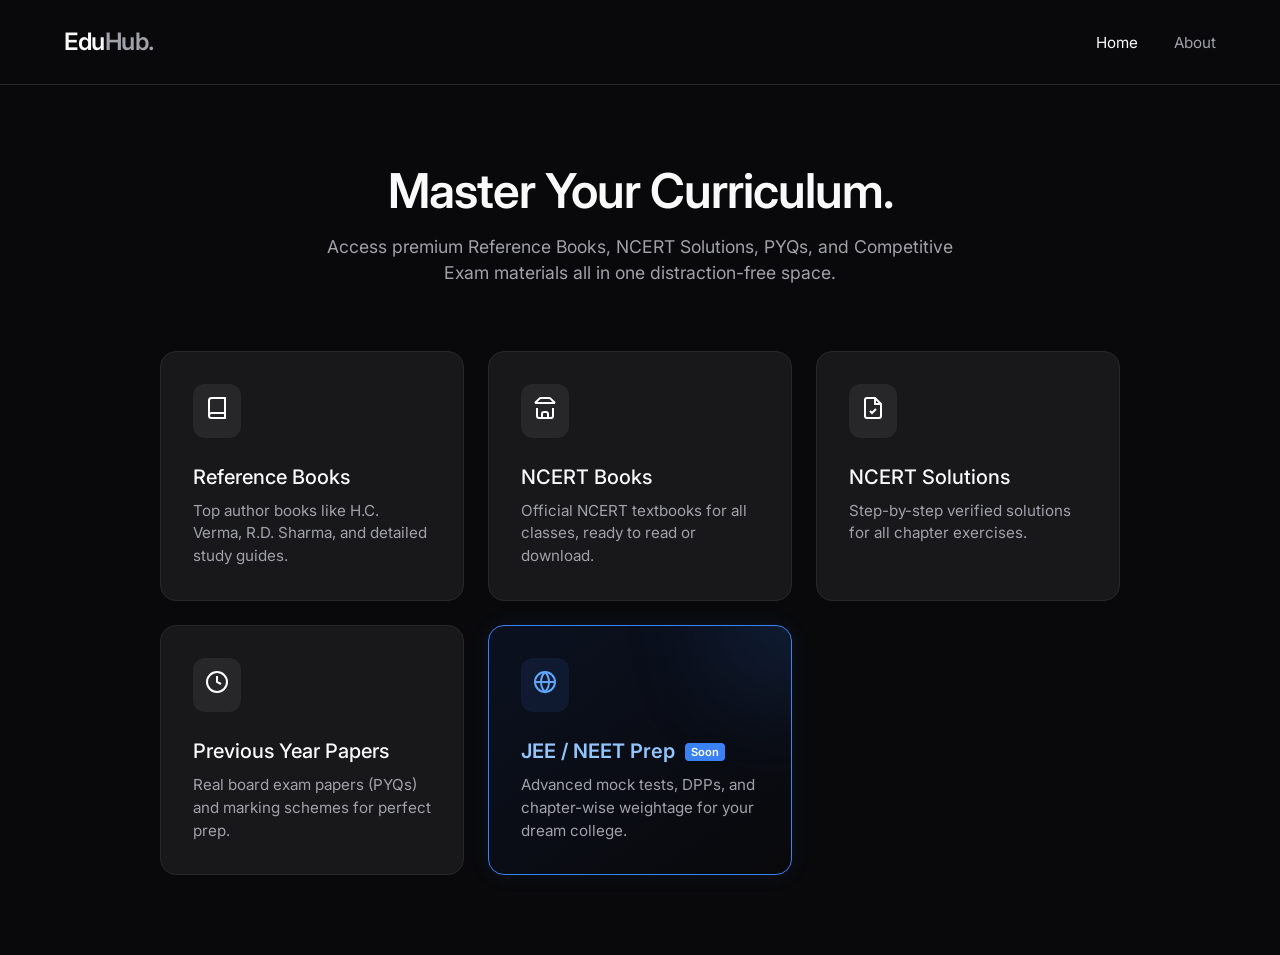
<file: index.html>
<!DOCTYPE html>  
<html lang="en">  
<head>  
    <meta charset="UTF-8">  
    <meta name="viewport" content="width=device-width, initial-scale=1.0">  
    <title>EduHub | The Ultimate Study Resource</title> <link rel="preconnect" href="https://fonts.googleapis.com">  
    <link rel="preconnect" href="https://fonts.gstatic.com" crossorigin>  
    <link href="https://fonts.googleapis.com/css2?family=Inter:wght@400;500;600;700&display=swap" rel="stylesheet">  
    <link rel="stylesheet" href="style.css">  
</head>  
<body>  

<nav class="navbar">  
    <div class="logo">Edu<span>Hub.</span></div>  
    <div class="nav-links">  
        <a href="#" class="active">Home</a>  
        <a href="about.html">About</a>
    </div>  
</nav>  

<header class="hero">  
    <h1 class="hero-title">Master Your Curriculum.</h1>  
    <p class="hero-subtitle">Access premium Reference Books, NCERT Solutions, PYQs, and Competitive Exam materials all in one distraction-free space.</p>  
</header>  

<main class="container">  
    <div class="category-grid">  
          
        <a href="ebooks.html" style="text-decoration: none; color: inherit;">  
            <div class="category-card" data-target="all-books">  
                <div class="card-icon">  
                   <svg width="24" height="24" viewBox="0 0 24 24" fill="none" stroke="currentColor" stroke-width="2"><path d="M4 19.5v-15A2.5 2.5 0 0 1 6.5 2H20v20H6.5a2.5 2.5 0 0 1 0-5H20"></path></svg>  
                </div>  
                <h3>Reference Books</h3>  
                <p>Top author books like H.C. Verma, R.D. Sharma, and detailed study guides.</p>  
            </div>  
        </a>  

        <div class="category-card" data-target="ncert-books">  
            <div class="card-icon">  
                <svg width="24" height="24" viewBox="0 0 24 24" fill="none" stroke="currentColor" stroke-width="2"><path d="m2 7 4.41-4.41A2 2 0 0 1 7.83 2h8.34a2 2 0 0 1 1.42.59L22 7"></path><path d="M4 12v8a2 2 0 0 0 2 2h12a2 2 0 0 0 2-2v-8"></path><path d="M15 22v-4a2 2 0 0 0-2-2h-2a2 2 0 0 0-2 2v4"></path><path d="M2 7h20"></path></svg>  
            </div>  
            <h3>NCERT Books</h3>  
            <p>Official NCERT textbooks for all classes, ready to read or download.</p>  
        </div>  

        <div class="category-card" data-target="ncert-solutions">  
            <div class="card-icon">  
                <svg width="24" height="24" viewBox="0 0 24 24" fill="none" stroke="currentColor" stroke-width="2"><path d="M14 2H6a2 2 0 0 0-2 2v16a2 2 0 0 0 2 2h12a2 2 0 0 0 2-2V8z"></path><path d="M14 2v6h6"></path><path d="m9 15 2 2 4-4"></path></svg>  
            </div>  
            <h3>NCERT Solutions</h3>  
            <p>Step-by-step verified solutions for all chapter exercises.</p>  
        </div>  

        <a href="pyqs.html" style="text-decoration: none; color: inherit;">
            <div class="category-card" data-target="pyq-papers">  
                <div class="card-icon">  
                    <svg width="24" height="24" viewBox="0 0 24 24" fill="none" stroke="currentColor" stroke-width="2"><circle cx="12" cy="12" r="10"></circle><polyline points="12 6 12 12 16 14"></polyline></svg>
                </div>  
                <h3>Previous Year Papers</h3>  
                <p>Real board exam papers (PYQs) and marking schemes for perfect prep.</p>  
            </div>  
        </a>
        
        <a href="#" style="text-decoration: none; color: inherit;">  
            <div class="category-card" style="border-color: #3b82f6; box-shadow: 0 0 20px rgba(59, 130, 246, 0.1); background: linear-gradient(145deg, #0b1120, #09090b); position: relative; overflow: hidden;">  
                <div style="position: absolute; top: -50px; right: -50px; width: 100px; height: 100px; background: #3b82f6; filter: blur(60px); opacity: 0.3;"></div>
                
                <div class="card-icon" style="color: #60a5fa; background: rgba(59, 130, 246, 0.1);">  
                    <svg width="24" height="24" viewBox="0 0 24 24" fill="none" stroke="currentColor" stroke-width="2"><circle cx="12" cy="12" r="10"></circle><path d="M12 2a14.5 14.5 0 0 0 0 20 14.5 14.5 0 0 0 0-20"></path><path d="M2 12h20"></path></svg>
                </div>  
                <h3 style="color: #93c5fd; font-weight: 600;">JEE / NEET Prep <span style="font-size: 0.7rem; background: #3b82f6; color: white; padding: 2px 6px; border-radius: 4px; vertical-align: middle; margin-left: 5px;">Soon</span></h3>  
                <p style="color: #a1a1aa;">Advanced mock tests, DPPs, and chapter-wise weightage for your dream college.</p>  
            </div>  
        </a>

    </div>  
</main>  

<script src="script.js"></script>

</body>  
</html>
</file>
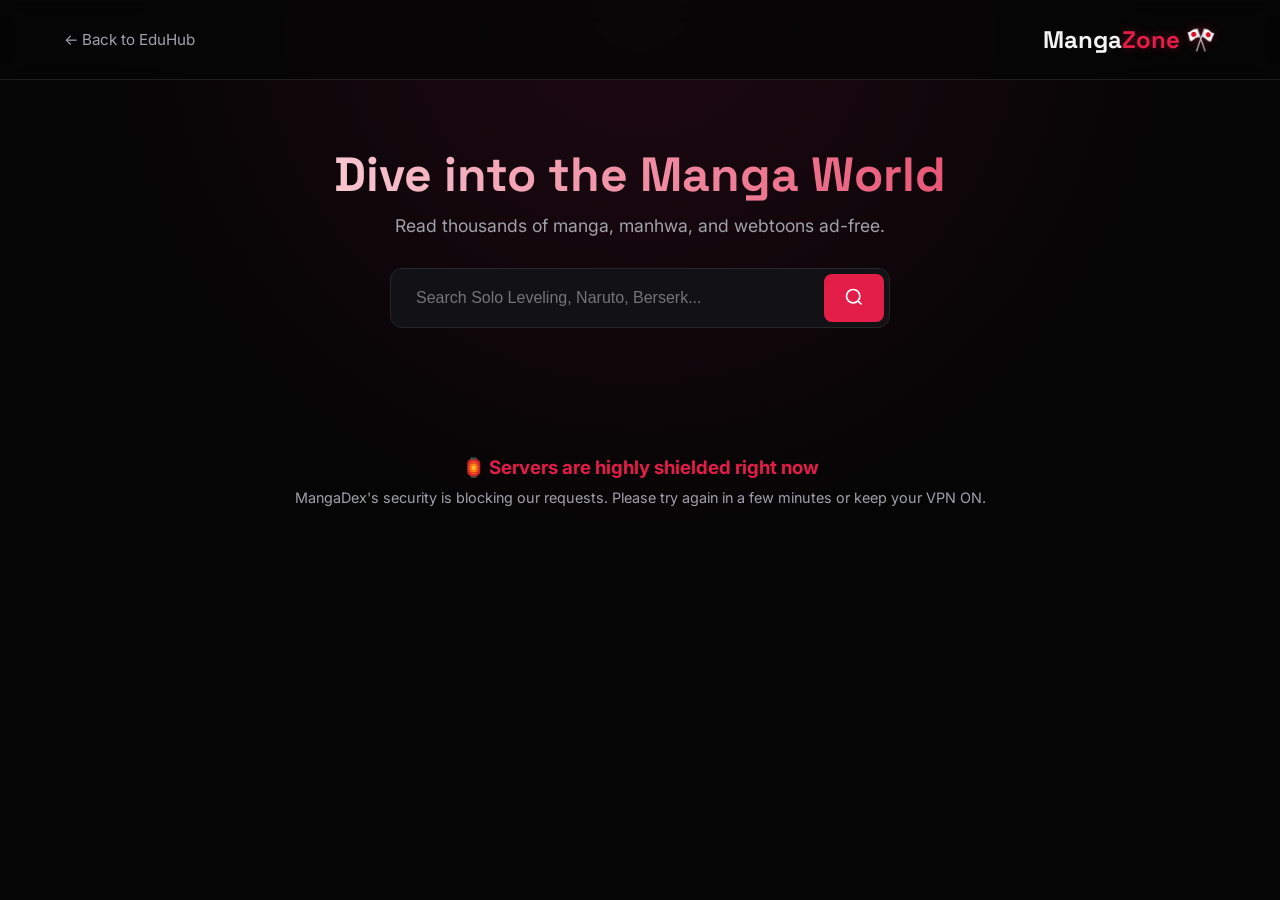
<file: manga/index.html>
<!DOCTYPE html>
<html lang="en">
<head>
    <meta charset="UTF-8">
    <meta name="viewport" content="width=device-width, initial-scale=1.0">
    <title>Manga Zone 🎌 | EduHub</title>
    <link rel="preconnect" href="https://fonts.googleapis.com">
    <link rel="preconnect" href="https://fonts.gstatic.com" crossorigin>
    <link href="https://fonts.googleapis.com/css2?family=Inter:wght@400;500;700&family=Space+Grotesk:wght@500;700&display=swap" rel="stylesheet">
    <link rel="stylesheet" href="manga.css">
</head>
<body>

    <nav class="manga-nav">
        <a href="../index.html" class="back-link">← Back to EduHub</a>
        <div class="logo manga-logo">Manga<span>Zone 🎌</span></div>
    </nav>

    <header class="manga-hero">
        <h1 class="glow-title">Dive into the Manga World</h1>
        <p>Read thousands of manga, manhwa, and webtoons ad-free.</p>
        
        <div class="manga-search">
            <input type="text" id="mangaSearchInput" placeholder="Search Solo Leveling, Naruto, Berserk...">
            <button id="mangaSearchBtn">
                <svg width="20" height="20" viewBox="0 0 24 24" fill="none" stroke="currentColor" stroke-width="2"><circle cx="11" cy="11" r="8"></circle><path d="m21 21-4.3-4.3"></path></svg>
            </button>
        </div>
    </header>

    <main class="manga-container">
        <div id="mangaLoader" class="manga-loader" style="display: none;">
            <div class="manga-spinner"></div>
            <p>Summoning Chapters...</p>
        </div>

        <div class="manga-grid" id="mangaGrid">
            <div class="manga-card" style="border: 1px dashed #555; text-align: center; padding: 2rem;">
                <p style="color: #a1a1aa;">Manga Cards Will Appear Here</p>
            </div>
        </div>
    </main>

    <script src="manga.js"></script>
</body>
</html>
</file>
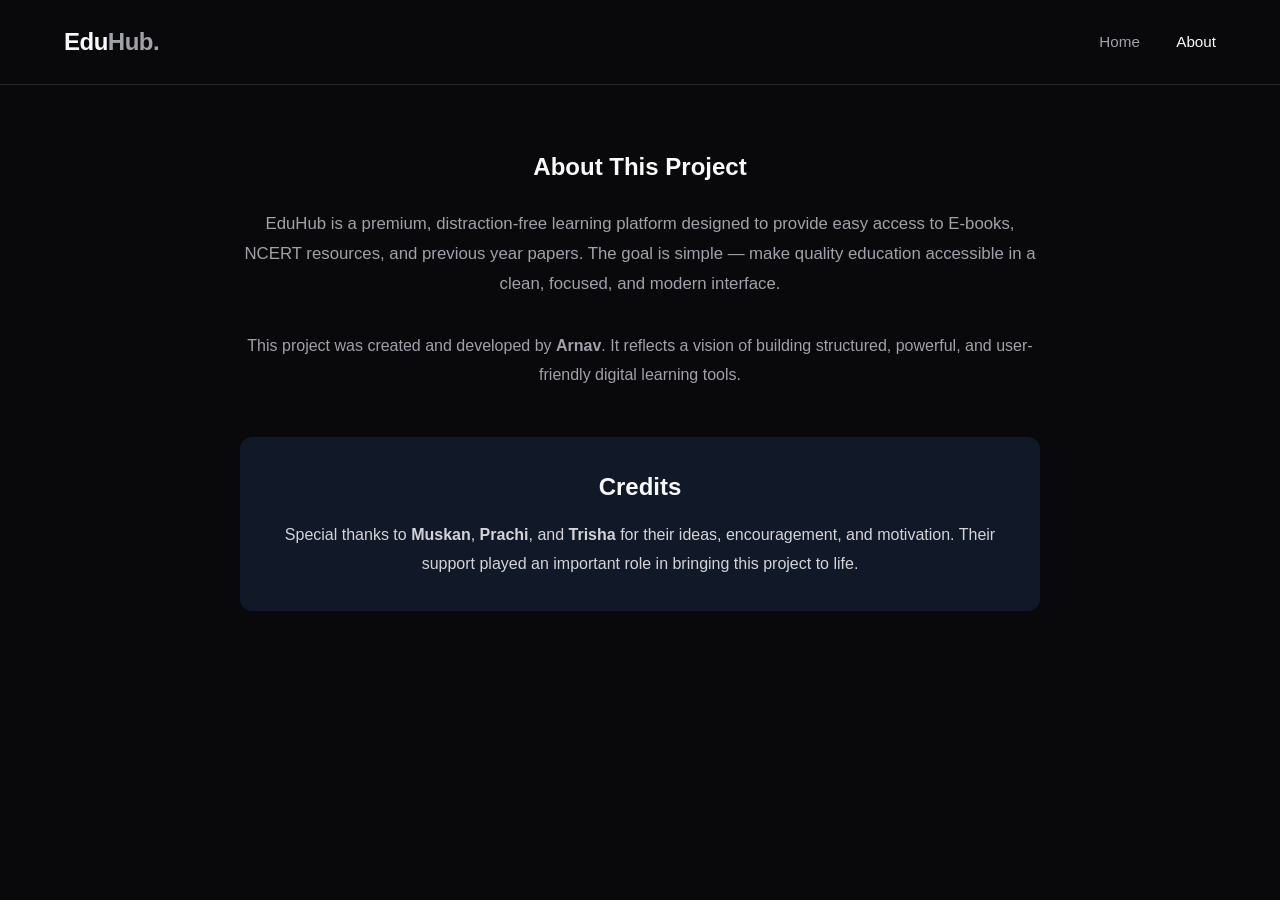
<file: about.html>
<!DOCTYPE html>
<html lang="en">
<head>
    <meta charset="UTF-8">
    <title>About | EduHub</title>
    <meta name="viewport" content="width=device-width, initial-scale=1.0">
    <link rel="stylesheet" href="style.css">
</head>
<body>

    <nav class="navbar">
        <div class="logo">Edu<span>Hub.</span></div>
        <div class="nav-links">
            <a href="index.html">Home</a>
            <a href="about.html" class="active">About</a>
        </div>
    </nav>

    <main class="container" style="padding: 4rem 0;">
        
        <section style="max-width: 800px; margin: 0 auto; text-align: center;">
            <h1 style="margin-bottom: 1.5rem;">About This Project</h1>
            
            <p style="color: #a1a1aa; line-height: 1.8; font-size: 1.05rem;">
                EduHub is a premium, distraction-free learning platform designed to provide
                easy access to E-books, NCERT resources, and previous year papers.
                The goal is simple — make quality education accessible in a clean,
                focused, and modern interface.
            </p>

            <p style="color: #a1a1aa; line-height: 1.8; margin-top: 2rem;">
                This project was created and developed by <strong>Arnav</strong>.
                It reflects a vision of building structured, powerful, and user-friendly
                digital learning tools.
            </p>

            <div style="margin-top: 3rem; padding: 2rem; background: #111827; border-radius: 12px;">
                <h2 style="margin-bottom: 1rem;">Credits</h2>
                <p style="color: #d4d4d8; line-height: 1.8;">
                    Special thanks to <strong>Muskan</strong>, <strong>Prachi</strong>, and <strong>Trisha</strong>
                    for their ideas, encouragement, and motivation.
                    Their support played an important role in bringing this project to life.
                </p>
            </div>

        </section>

    </main>

</body>
</html>
</file>
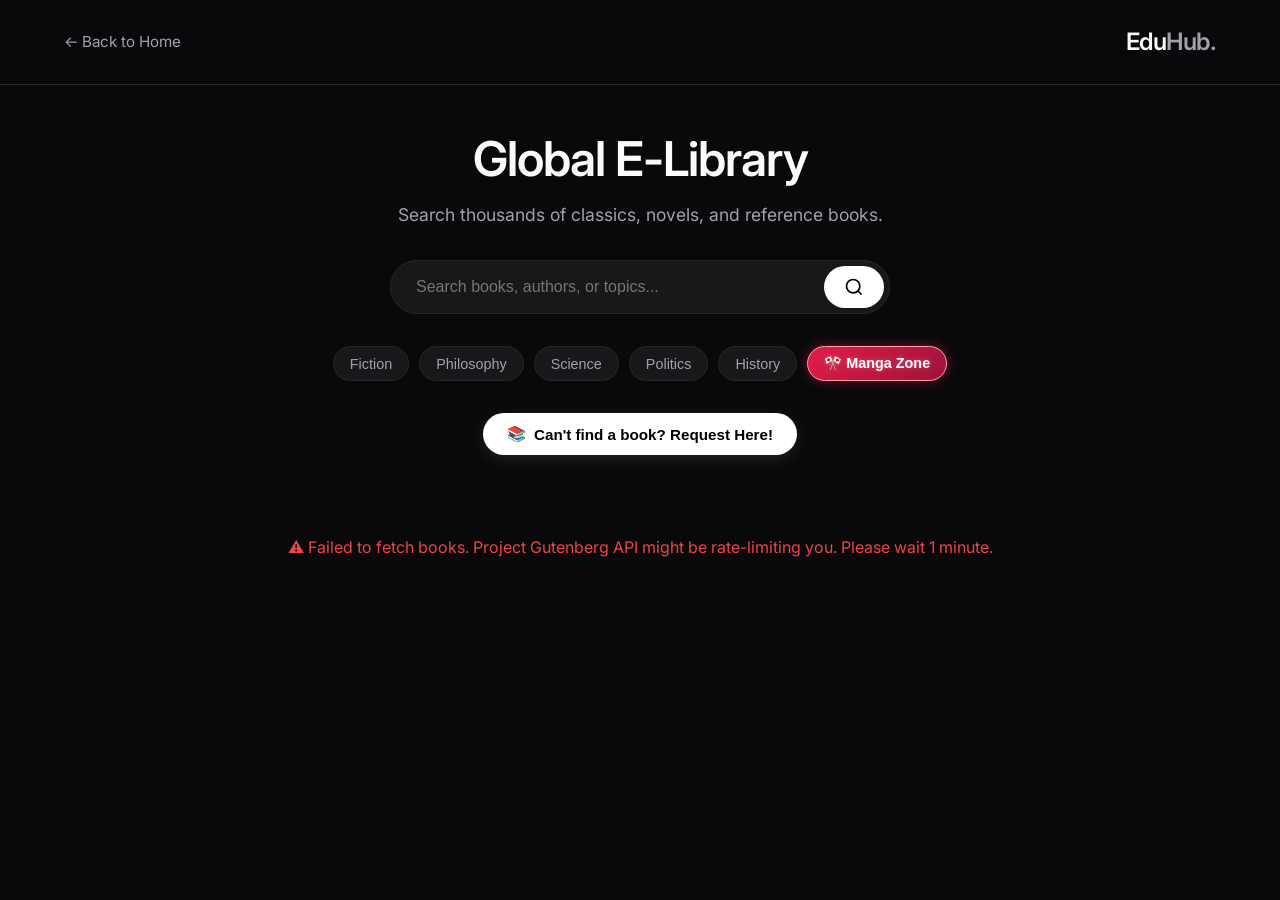
<file: ebooks.html>
<!DOCTYPE html>
<html lang="en">
<head>
    <meta charset="UTF-8">
    <meta name="viewport" content="width=device-width, initial-scale=1.0">
    <title>Global E-Library | EduHub</title>
    
    <link rel="preconnect" href="https://fonts.googleapis.com">
    <link rel="preconnect" href="https://fonts.gstatic.com" crossorigin>
    <link href="https://fonts.googleapis.com/css2?family=Inter:wght@400;500;600&display=swap" rel="stylesheet">
    
    <link rel="stylesheet" href="style.css">

    <style>
        /* ==================== REQUEST A BOOK UI ==================== */
        .request-btn {
            background: #ffffff !important;
            color: #000000 !important;
            font-weight: 600 !important;
            padding: 12px 24px !important;
            border-radius: 50px !important;
            border: none !important;
            cursor: pointer !important;
            font-size: 0.95rem !important;
            display: inline-flex !important;
            align-items: center !important;
            justify-content: center !important;
            gap: 8px !important;
            transition: transform 0.2s, opacity 0.2s !important;
            box-shadow: 0 4px 15px rgba(255, 255, 255, 0.1) !important;
            margin: 0 auto;
        }
        .request-btn:hover {
            transform: translateY(-3px) !important;
            opacity: 0.9 !important;
        }

        /* Modal Styling */
        .request-modal-overlay {
            position: fixed; top: 0; left: 0; width: 100%; height: 100%;
            background: rgba(0,0,0,0.8); backdrop-filter: blur(5px);
            z-index: 2000; display: flex; justify-content: center; align-items: center;
            opacity: 0; pointer-events: none; transition: 0.3s ease-in-out;
        }
        .request-modal-overlay.active { opacity: 1; pointer-events: auto; }

        .request-modal {
            background: #09090b; border: 1px solid #27272a; border-radius: 16px;
            width: 90%; max-width: 400px; padding: 25px;
            transform: translateY(30px); transition: 0.4s cubic-bezier(0.175, 0.885, 0.32, 1.275);
            box-shadow: 0 10px 30px rgba(0,0,0,0.5);
            text-align: left;
        }
        .request-modal-overlay.active .request-modal { transform: translateY(0); }

        .modal-header { display: flex; justify-content: space-between; align-items: center; margin-bottom: 15px; }
        .modal-header h3 { margin: 0; color: #ffffff; font-size: 1.3rem; }
        .close-icon { background: transparent; border: none; color: #a1a1aa; cursor: pointer; font-size: 1.2rem; }
        .close-icon:hover { color: #ef4444; }

        .modal-body p { color: #a1a1aa; font-size: 0.9rem; margin-bottom: 20px; line-height: 1.5; margin-top: 0;}
        .modal-body strong { color: #ffffff; }

        .modal-body input {
            width: 100%; background: #18181b; border: 1px solid #27272a;
            color: #ffffff; padding: 14px; border-radius: 10px; margin-bottom: 15px;
            outline: none; font-size: 0.95rem; transition: border-color 0.2s;
            box-sizing: border-box;
        }
        .modal-body input:focus { border-color: #ffffff; }

        .submit-req-btn {
            width: 100%; background: #25D366; color: #ffffff; border: none;
            padding: 14px; border-radius: 10px; font-weight: 600; cursor: pointer;
            font-size: 1rem; display: flex; justify-content: center; align-items: center; gap: 8px;
            transition: background 0.2s;
        }
        .submit-req-btn:hover { background: #1ebd57; }
    </style>
</head>    
</body>
    
    <nav class="navbar">
        <a href="index.html" class="back-link">← Back to Home</a>
        <div class="logo">Edu<span>Hub.</span></div>
    </nav>

    <header class="ebooks-header">
        <h1 class="hero-title">Global E-Library</h1>
        <p class="hero-subtitle">Search thousands of classics, novels, and reference books.</p>
        
        <div class="search-box">
            <input type="text" id="ebookSearch" placeholder="Search books, authors, or topics..." autocomplete="off">
            <button id="searchBtn">
                <svg width="20" height="20" viewBox="0 0 24 24" fill="none" stroke="currentColor" stroke-width="2">
                    <circle cx="11" cy="11" r="8"></circle>
                    <path d="m21 21-4.3-4.3"></path>
                </svg>
            </button>
        </div>

             <div class="category-chips" id="categoryChips">
            <button class="chip" data-topic="fiction">Fiction</button>
            <button class="chip" data-topic="philosophy">Philosophy</button>
            <button class="chip" data-topic="science">Science</button>
            <button class="chip" data-topic="politics">Politics</button>
            <button class="chip" data-topic="history">History</button>
            
            <a href="manga/index.html" style="text-decoration: none;">
                <button type="button" class="chip" style="background: linear-gradient(135deg, #e11d48, #9f1239); color: white; border: 1px solid #fda4af; font-weight: 600; text-shadow: 0px 0px 5px rgba(255,255,255,0.3); box-shadow: 0 0 12px rgba(225, 29, 72, 0.5); padding: 8px 16px; border-radius: 20px; cursor: pointer;">
                    🎌 Manga Zone
                </button>
            </a>
             </div>
        

        <div style="margin-top: 2rem;">
            <button id="openRequestBtn" class="request-btn">
                <span>📚</span> Can't find a book? Request Here!
            </button>
        </div>
    </header>
    
    <main class="container">
        <div id="loadingIndicator" class="loading-state" style="display: none;">
            <div class="spinner"></div>
            <p>Fetching premium books...</p>
        </div>

        <div class="ebooks-grid" id="ebooksGrid"></div>
    </main>

    <div class="request-modal-overlay" id="requestModal">
        <div class="request-modal">
            <div class="modal-header">
                <h3>Request a Book</h3>
                <button id="closeRequestBtn" class="close-icon">✖</button>
            </div>
            <div class="modal-body">
                <p>Tell us which book you need. We will add it to the library within <strong>48 Hours!</strong> ⏳</p>
                <input type="text" id="reqName" placeholder="Your Name" autocomplete="off">
                <input type="text" id="reqBook" placeholder="Book Name & Author">
                <button id="sendRequestBtn" class="submit-req-btn">
                    <svg width="20" height="20" viewBox="0 0 24 24" fill="white" stroke="currentColor" stroke-width="0"><path d="M17.472 14.382c-.297-.149-1.758-.867-2.03-.967-.273-.099-.471-.148-.67.15-.197.297-.767.966-.94 1.164-.173.199-.347.223-.644.075-.297-.15-1.255-.463-2.39-1.475-.883-.788-1.48-1.761-1.653-2.059-.173-.297-.018-.458.13-.606.134-.133.298-.347.446-.52.149-.174.198-.298.298-.497.099-.198.05-.371-.025-.52-.075-.149-.669-1.612-.916-2.207-.242-.579-.487-.5-.669-.51a12.8 12.8 0 0 0-.57-.01c-.198 0-.52.074-.792.372-.272.297-1.04 1.016-1.04 2.479 0 1.462 1.065 2.875 1.213 3.074.149.198 2.096 3.2 5.077 4.487.709.306 1.262.489 1.694.625.712.227 1.36.195 1.871.118.571-.085 1.758-.719 2.006-1.413.248-.694.248-1.289.173-1.413-.074-.124-.272-.198-.57-.347m-5.421 7.403h-.004a9.87 9.87 0 0 1-5.031-1.378l-.361-.214-3.741.982.998-3.648-.235-.374a9.86 9.86 0 0 1-1.51-5.26c.001-5.45 4.436-9.884 9.888-9.884 2.64 0 5.122 1.03 6.988 2.898a9.825 9.825 0 0 1 2.893 6.994c-.003 5.45-4.437 9.884-9.885 9.884m8.413-18.297A11.815 11.815 0 0 0 12.05 0C5.495 0 .16 5.335.157 11.892c0 2.096.547 4.142 1.588 5.945L.057 24l6.305-1.654a11.882 11.882 0 0 0 5.683 1.448h.005c6.554 0 11.89-5.335 11.893-11.893a11.821 11.821 0 0 0-3.48-8.413z"/></svg>
                    Send Request to Admin
                </button>
            </div>
        </div>
    </div>

    <script src="ebooks.js"></script>
</body>
</html>
</file>
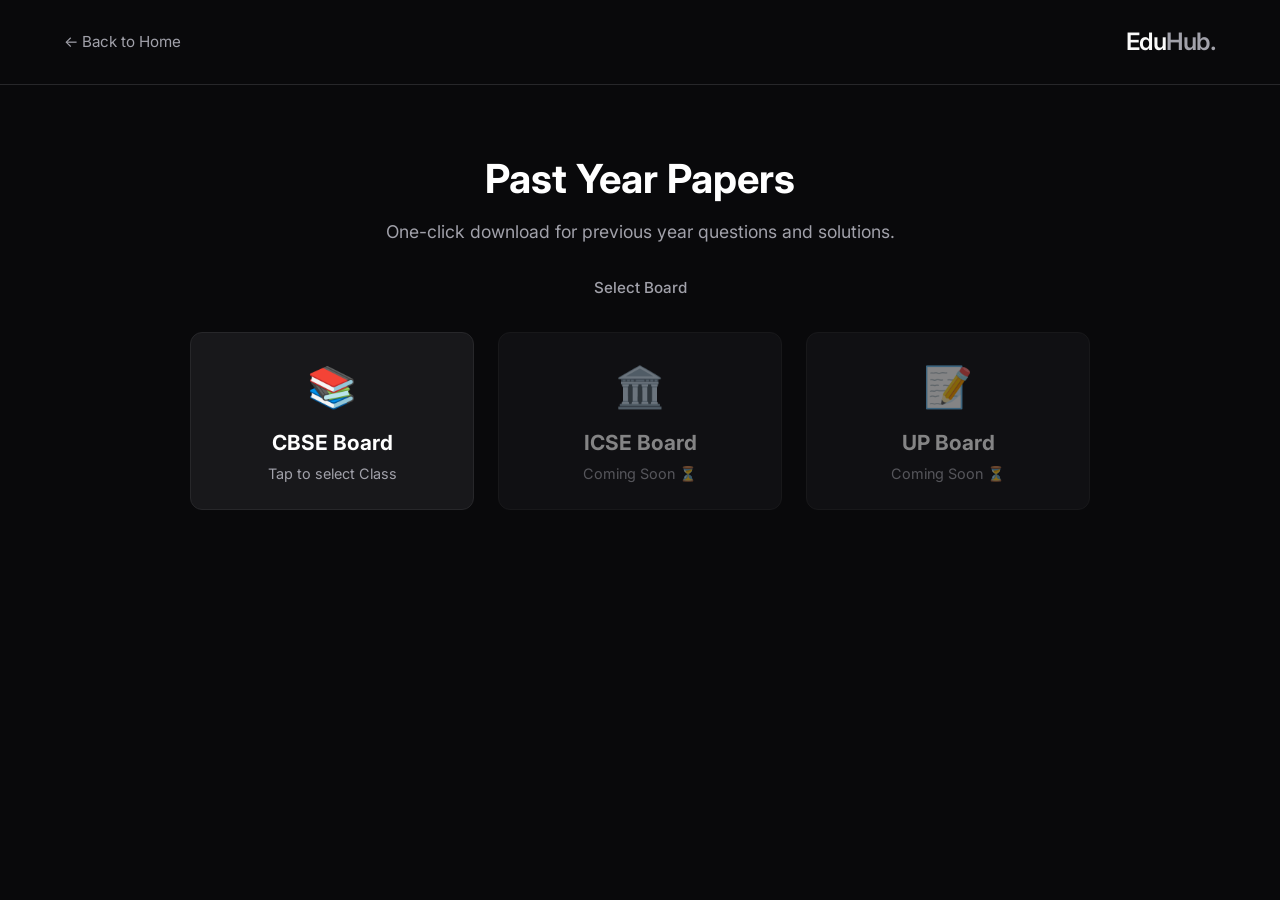
<file: pyqs.html>
<!DOCTYPE html>
<html lang="en">
<head>
    <meta charset="UTF-8">
    <meta name="viewport" content="width=device-width, initial-scale=1.0">
    <title>Previous Year Papers | EduHub</title>
    <link href="https://fonts.googleapis.com/css2?family=Inter:wght@400;500;600;700&display=swap" rel="stylesheet">
    <link rel="stylesheet" href="style.css">
    <style>
        /* PYQ Specific Inline Styles for Zero Cache Issues */
        .pyq-header { text-align: center; padding: 4rem 20px 2rem; }
        .pyq-title { font-size: 2.5rem; font-weight: 700; margin-bottom: 10px; color: #ffffff; }
        .pyq-subtitle { color: #a1a1aa; font-size: 1.1rem; }
        
        /* Breadcrumb Navigation */
        .breadcrumb { display: flex; justify-content: center; gap: 8px; margin-bottom: 2rem; color: #a1a1aa; font-size: 0.95rem; font-weight: 500;}
        .breadcrumb span { cursor: pointer; transition: color 0.2s; }
        .breadcrumb span:hover { color: #ffffff; }
        .breadcrumb .active { color: #25D366; cursor: default; }
        
        /* Dynamic Grid */
        .dynamic-grid { display: grid; grid-template-columns: repeat(auto-fit, minmax(250px, 1fr)); gap: 1.5rem; max-width: 900px; margin: 0 auto; padding-bottom: 4rem;}
        
        /* Interactive Cards */
        .selection-card { background: #18181b; border: 1px solid #27272a; border-radius: 12px; padding: 1.5rem; text-align: center; cursor: pointer; transition: all 0.3s ease; }
        .selection-card:hover { transform: translateY(-5px); border-color: #ffffff; background: #27272a; }
        .selection-card h3 { color: #ffffff; font-size: 1.3rem; margin-top: 10px; }
        .selection-card p { color: #a1a1aa; font-size: 0.9rem; margin-top: 5px; }
        .selection-card.disabled { opacity: 0.5; cursor: not-allowed; }
        .selection-card.disabled:hover { transform: none; border-color: #27272a; background: #18181b; }
        
        /* Final Download Buttons */
        .paper-card { background: #18181b; border: 1px solid #27272a; border-radius: 12px; padding: 1.5rem; display: flex; justify-content: space-between; align-items: center; transition: border-color 0.2s; }
        .paper-card:hover { border-color: #25D366; }
        .paper-info h3 { color: #fff; font-size: 1.1rem; margin-bottom: 4px; }
        .dl-btn { background: #ffffff; color: #000000; padding: 10px 20px; border-radius: 8px; font-weight: 600; text-decoration: none; display: flex; align-items: center; gap: 8px; transition: 0.2s; }
        .dl-btn:hover { background: #25D366; color: #ffffff; transform: scale(1.05); }
    </style>
</head>
<body>

    <nav class="navbar">
        <a href="index.html" class="back-link" style="color:#a1a1aa; text-decoration:none;">← Back to Home</a>
        <div class="logo">Edu<span>Hub.</span></div>
    </nav>

    <header class="pyq-header">
        <h1 class="pyq-title">Past Year Papers</h1>
        <p class="pyq-subtitle">One-click download for previous year questions and solutions.</p>
    </header>

    <main class="container">
        <div class="breadcrumb" id="breadcrumb">
            </div>

        <div class="dynamic-grid" id="contentArea">
            </div>
    </main>

    <script src="pyq-db.js"></script>
    <script src="pyqs.js"></script>

</body>
</html>
</file>
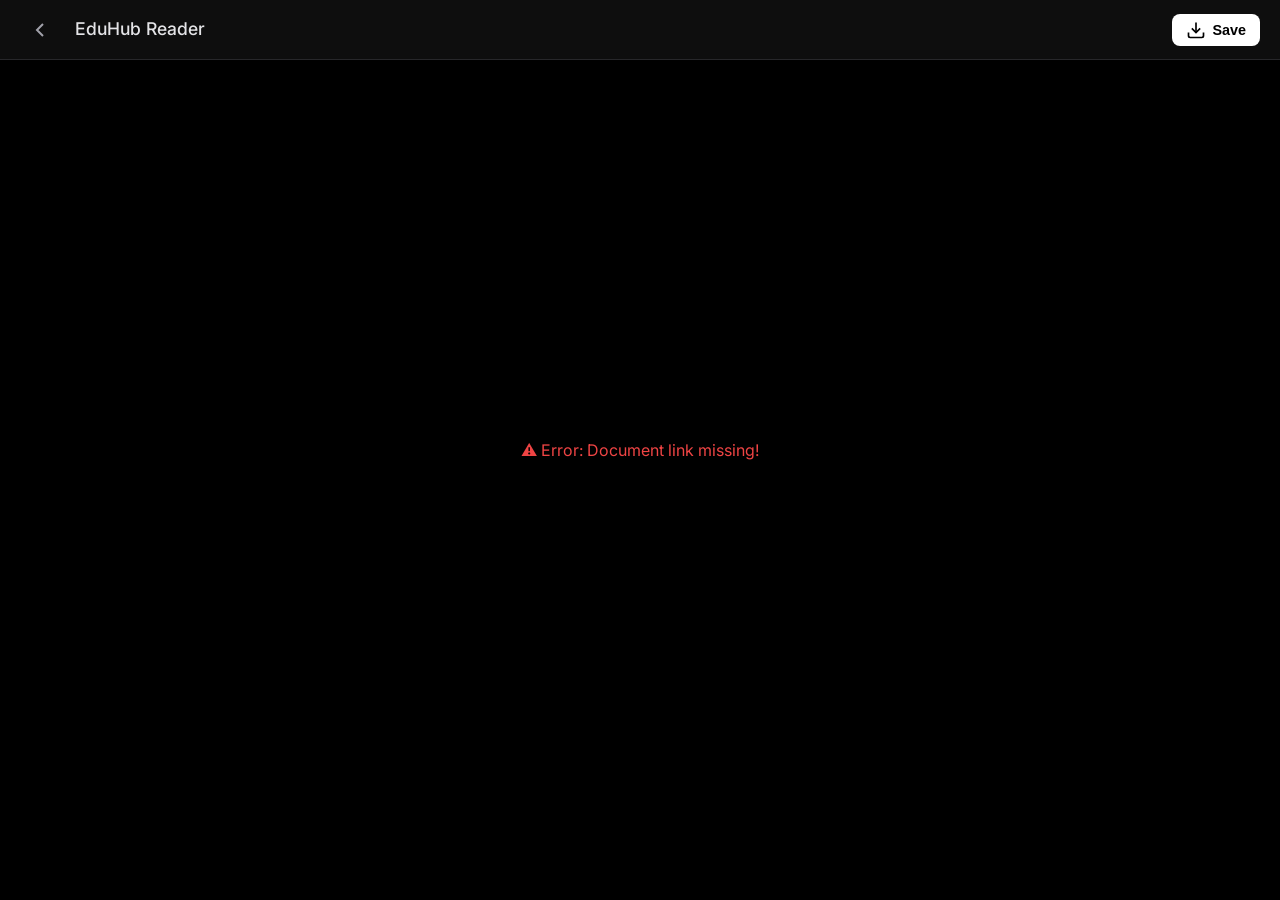
<file: reader.html>
<!DOCTYPE html>
<html lang="en">
<head>
    <meta charset="UTF-8">
    <meta name="viewport" content="width=device-width, initial-scale=1.0">
    <title>EduHub Reader</title>
    <link rel="preconnect" href="https://fonts.googleapis.com">
    <link rel="preconnect" href="https://fonts.gstatic.com" crossorigin>
    <link href="https://fonts.googleapis.com/css2?family=Inter:wght@400;500;600&display=swap" rel="stylesheet">
    <link rel="stylesheet" href="style.css"> </head>
<body class="reader-body">

    <div class="reader-topbar" id="readerTopbar">
        <div class="reader-left">
            <button class="icon-btn" id="backBtn" title="Go Back">
                <svg width="24" height="24" viewBox="0 0 24 24" fill="none" stroke="currentColor" stroke-width="2"><path d="m15 18-6-6 6-6"/></svg>
            </button>
            <h1 class="reader-book-title" id="rTitle">Loading Book...</h1>
        </div>

        <div class="reader-right">
            <button class="icon-btn" id="modeBtn" style="display: none;" title="Change Mode">
                <svg width="20" height="20" viewBox="0 0 24 24" fill="none" stroke="currentColor" stroke-width="2"><rect x="3" y="3" width="18" height="18" rx="2" ry="2"></rect><line x1="12" y1="3" x2="12" y2="21"></line></svg>
            </button>
            
            <button class="icon-btn download-btn" id="rDownloadBtn" title="Download">
                <svg width="20" height="20" viewBox="0 0 24 24" fill="none" stroke="currentColor" stroke-width="2"><path d="M21 15v4a2 2 0 0 1-2 2H5a2 2 0 0 1-2-2v-4"></path><polyline points="7 10 12 15 17 10"></polyline><line x1="12" y1="15" x2="12" y2="3"></line></svg>
                <span>Save</span>
            </button>
        </div>
    </div>

    <div class="reader-container" id="readerContainer">
        
        <div class="reader-loader" id="rLoader">
            <div class="spinner"></div>
            <p id="loaderText">Preparing your premium reading experience...</p>
        </div>

        <div id="pdfWrapper" class="content-wrapper" style="display: none;">
            </div>

        <div id="mangaWrapper" class="content-wrapper manga-mode" style="display: none;">
            </div>

    </div>

    <script src="reader.js"></script>
</body>
</html>
</file>
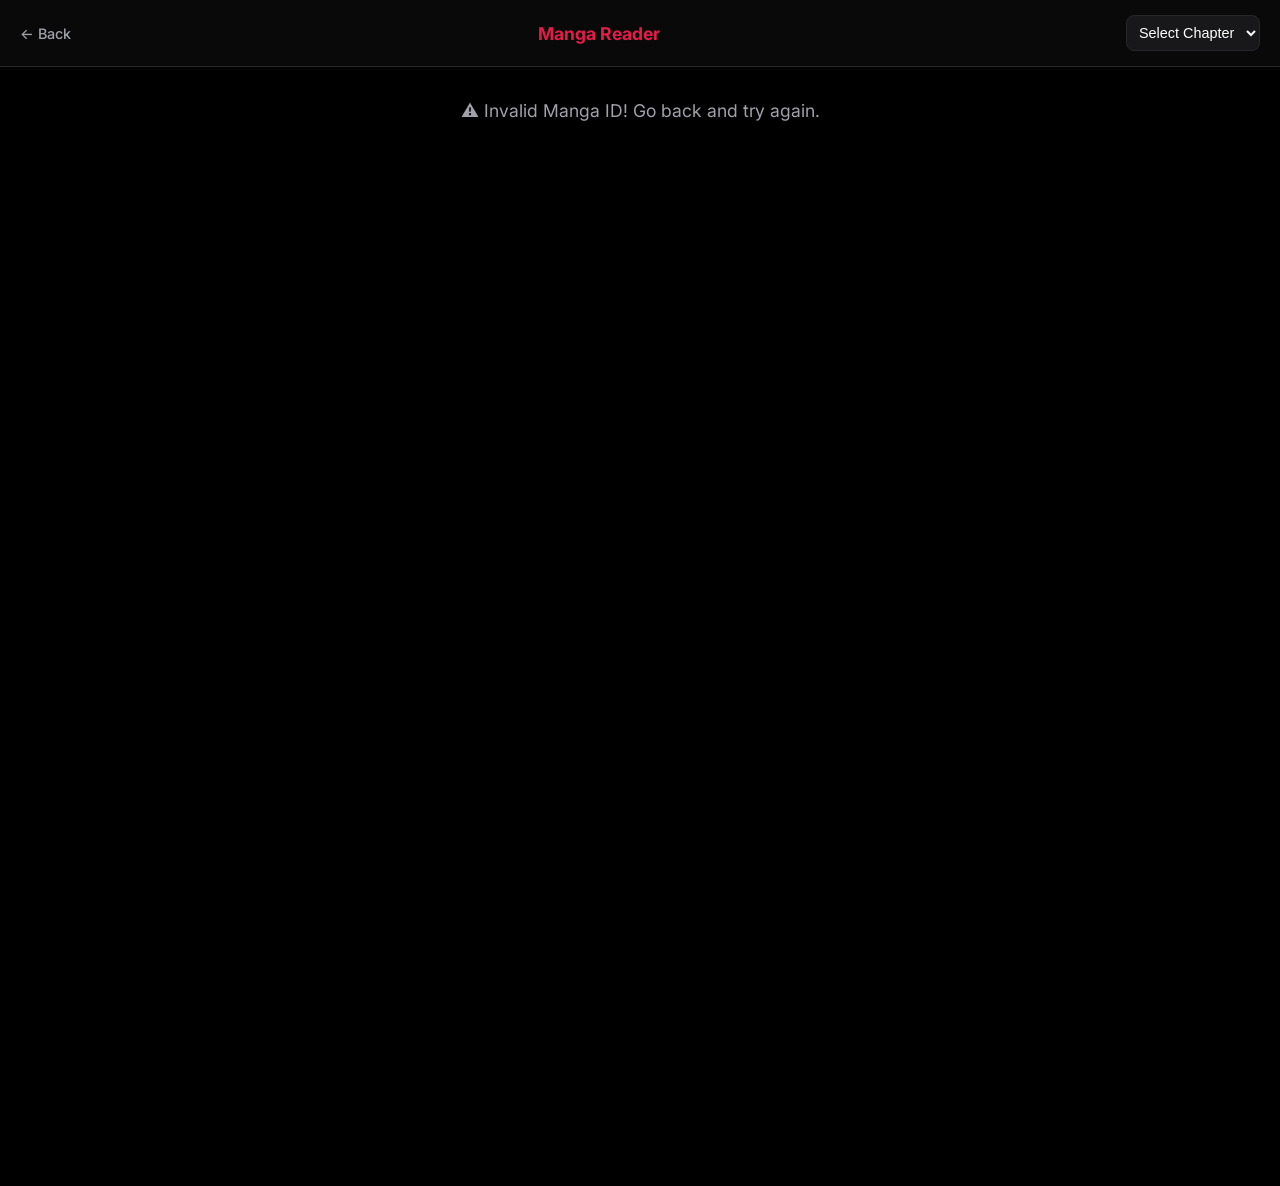
<file: manga/reader.html>
<!DOCTYPE html>
<html lang="en">
<head>
    <meta charset="UTF-8">
    <meta name="viewport" content="width=device-width, initial-scale=1.0">
    <title>Manga Reader 🎌 | EduHub</title>
    <link href="https://fonts.googleapis.com/css2?family=Inter:wght@400;500;700&display=swap" rel="stylesheet">
    <style>
        body { 
            background-color: #000000; 
            color: #f4f4f5; 
            font-family: 'Inter', sans-serif; 
            margin: 0; 
            padding: 0; 
            overflow-x: hidden;
        }
        
        /* Navbar */
        .topbar { 
            position: fixed; top: 0; left: 0; width: 100%; 
            background: rgba(10, 10, 10, 0.95); backdrop-filter: blur(10px);
            padding: 15px 20px; border-bottom: 1px solid #27272a; 
            display: flex; justify-content: space-between; align-items: center; 
            z-index: 1000; box-sizing: border-box;
        }
        .back-btn { 
            color: #a1a1aa; text-decoration: none; font-weight: 500; font-size: 0.9rem;
            transition: color 0.2s;
        }
        .back-btn:hover { color: #e11d48; }
        .manga-title { 
            margin: 0; font-size: 1.1rem; color: #e11d48; 
            white-space: nowrap; overflow: hidden; text-overflow: ellipsis; 
            max-width: 40vw; text-align: center; font-weight: 700;
        }
        
        /* Chapter Dropdown */
        #chapterSelect { 
            background: #18181b; color: #fff; border: 1px solid #27272a; 
            padding: 8px; border-radius: 8px; outline: none; font-size: 0.9rem;
            cursor: pointer; max-width: 150px;
        }
        
        /* Reader Area */
        .reader-container { 
            margin-top: 65px; 
            display: flex; flex-direction: column; align-items: center; 
            width: 100%; background: #000; min-height: 100vh;
        }
        .manga-page { 
            max-width: 100vw; /* Fits mobile screen perfectly */
            width: auto; 
            height: auto;
            margin-bottom: 0px; /* Seamless scrolling */
            display: block;
        }

        /* Loading Spinner */
        .loader { text-align: center; padding: 100px 20px; color: #a1a1aa; font-size: 1.1rem; }
        .spinner {
            width: 40px; height: 40px; border: 3px solid #27272a; border-top: 3px solid #e11d48;
            border-radius: 50%; animation: spin 1s linear infinite; margin: 0 auto 15px;
        }
        @keyframes spin { 100% { transform: rotate(360deg); } }
    </style>
</head>
<body>

    <div class="topbar">
        <a href="index.html" class="back-btn">← Back</a>
        <h1 class="manga-title" id="mangaTitle">Loading...</h1>
        <select id="chapterSelect" onchange="loadChapter(this.value)">
            <option value="">Select Chapter</option>
        </select>
    </div>

    <div id="loader" class="loader">
        <div class="spinner"></div>
        <p id="loaderText">Summoning Chapters... ⏳</p>
    </div>

    <div class="reader-container" id="readerContainer"></div>

    <script>
        // 1. Get Manga ID and Title from URL
        const urlParams = new URLSearchParams(window.location.search);
        const mangaId = urlParams.get('id');
        const title = decodeURIComponent(urlParams.get('title') || 'Manga Reader');

        document.getElementById('mangaTitle').innerText = title;
        const chapterSelect = document.getElementById('chapterSelect');
        const readerContainer = document.getElementById('readerContainer');
        const loader = document.getElementById('loader');
        const loaderText = document.getElementById('loaderText');

        // 2. Fetch Chapters List
        async function fetchChapters() {
            try {
                // Fetch only English chapters, sorted from Chapter 1 onwards
                const apiUrl = `https://api.mangadex.org/manga/${mangaId}/feed?translatedLanguage[]=en&order[chapter]=asc&limit=100`;
                const proxyUrl = `https://api.allorigins.win/raw?url=${encodeURIComponent(apiUrl)}`;
                
                const res = await fetch(proxyUrl);
                const data = await res.json();
                
                if (data.data && data.data.length > 0) {
                    // Populate Dropdown
                    data.data.forEach(chap => {
                        let opt = document.createElement('option');
                        opt.value = chap.id;
                        let chapNum = chap.attributes.chapter ? `Ch. ${chap.attributes.chapter}` : 'Oneshot';
                        opt.innerText = `${chapNum}`;
                        chapterSelect.appendChild(opt);
                    });
                    
                    // Auto-load the very first chapter
                    chapterSelect.value = data.data[0].id;
                    loadChapter(data.data[0].id);
                } else {
                    loader.innerHTML = "<h3>No English chapters found 😢</h3><p style='color:#71717a;font-size:0.9rem;'>This manga might not be translated yet.</p>";
                }
            } catch(e) {
                console.error(e);
                loader.innerText = "⚠️ Failed to load chapters. Network error.";
            }
        }

        // 3. Fetch and Render Images for a Chapter
        async function loadChapter(chapterId) {
            if (!chapterId) return;
            
            // Reset Reader
            readerContainer.innerHTML = '';
            loader.style.display = 'block';
            loaderText.innerText = "Summoning Pages... ⏳";

            try {
                // Get MangaDex Image Server links
                const apiUrl = `https://api.mangadex.org/at-home/server/${chapterId}`;
                const proxyUrl = `https://api.allorigins.win/raw?url=${encodeURIComponent(apiUrl)}`;
                
                const res = await fetch(proxyUrl);
                const data = await res.json();

                loader.style.display = 'none';

                const baseUrl = data.baseUrl;
                const hash = data.chapter.hash;
                const pages = data.chapter.data; // High-quality image array

                // Display Images one by one
                pages.forEach(page => {
                    const imgUrl = `${baseUrl}/data/${hash}/${page}`;
                    
                    const img = document.createElement('img');
                    img.src = imgUrl;
                    img.className = 'manga-page';
                    img.loading = 'lazy'; // Lazy loading saves internet!
                    img.alt = "Manga Page";
                    
                    readerContainer.appendChild(img);
                });

                // Scroll to top when new chapter loads
                window.scrollTo(0, 0);

            } catch(e) {
                console.error(e);
                loader.innerText = "⚠️ Error loading pages. MangaDex servers might be down.";
                loader.style.display = 'block';
            }
        }

        // 4. Start Engine
        if (mangaId) { 
            fetchChapters(); 
        } else { 
            loader.innerText = "⚠️ Invalid Manga ID! Go back and try again."; 
        }
    </script>
</body>
</html>
</file>
<file: style.css>
/* ==================== VARIABLES ==================== */
:root {
    --bg-main: #09090b; /* Very dark zinc */
    --bg-card: #18181b; /* Slightly lighter zinc for cards */
    --text-primary: #fafafa;
    --text-muted: #a1a1aa;
    --border-color: #27272a;
    --accent: #ffffff;
    --font-main: 'Inter', sans-serif;
}

* {
    margin: 0;
    padding: 0;
    box-sizing: border-box;
}

body {
    font-family: var(--font-main);
    background-color: var(--bg-main);
    color: var(--text-primary);
    line-height: 1.5;
    -webkit-font-smoothing: antialiased;
}

/* ==================== NAVBAR ==================== */
.navbar {
    display: flex;
    justify-content: space-between;
    align-items: center;
    padding: 1.5rem 5%;
    border-bottom: 1px solid var(--border-color);
}

.logo {
    font-size: 1.5rem;
    font-weight: 600;
    letter-spacing: -0.5px;
}

.logo span {
    color: var(--text-muted);
}

.nav-links a {
    color: var(--text-muted);
    text-decoration: none;
    margin-left: 2rem;
    font-size: 0.95rem;
    transition: color 0.2s;
}

.nav-links a:hover, .nav-links a.active {
    color: var(--text-primary);
}

/* ==================== HERO SECTION ==================== */
.hero {
    text-align: center;
    padding: 5rem 20px 4rem;
    max-width: 700px;
    margin: 0 auto;
}

.hero-title {
    font-size: 3rem;
    font-weight: 600;
    letter-spacing: -1px;
    margin-bottom: 1rem;
    line-height: 1.1;
}

.hero-subtitle {
    font-size: 1.1rem;
    color: var(--text-muted);
}

/* ==================== CATEGORY GRID ==================== */
.container {
    max-width: 1000px;
    margin: 0 auto;
    padding: 0 20px 5rem;
}

.category-grid {
    display: grid;
    grid-template-columns: repeat(auto-fit, minmax(280px, 1fr));
    gap: 1.5rem;
}

.category-card {
    background-color: var(--bg-card);
    border: 1px solid var(--border-color);
    border-radius: 16px;
    padding: 2rem;
    cursor: pointer;
    transition: all 0.3s ease;
    display: flex;
    flex-direction: column;
    align-items: flex-start;
}

.category-card:hover {
    transform: translateY(-5px);
    border-color: #3f3f46;
    background-color: #1f1f22;
    box-shadow: 0 10px 30px rgba(0, 0, 0, 0.5);
}

.card-icon {
    background-color: #27272a;
    padding: 12px;
    border-radius: 12px;
    margin-bottom: 1.5rem;
    color: var(--accent);
}

.category-card h3 {
    font-size: 1.25rem;
    font-weight: 500;
    margin-bottom: 0.5rem;
}

.category-card p {
    font-size: 0.95rem;
    color: var(--text-muted);
}

/* Responsive */
@media (max-width: 600px) {
    .hero-title { font-size: 2.2rem; }
    .category-grid { grid-template-columns: 1fr; }
}
/* ==================== E-BOOKS PAGE STYLING ==================== */

.back-link {
    color: var(--text-muted);
    text-decoration: none;
    font-size: 0.95rem;
    transition: color 0.2s;
}
.back-link:hover { color: var(--text-primary); }

.ebooks-header {
    text-align: center;
    padding: 3rem 20px 2rem;
    max-width: 800px;
    margin: 0 auto;
}

/* Search Box */
.search-box {
    display: flex;
    margin: 2rem auto;
    background: var(--bg-card);
    border: 1px solid var(--border-color);
    border-radius: 50px;
    padding: 5px;
    max-width: 500px;
    transition: border-color 0.3s;
}
.search-box:focus-within { border-color: var(--accent); }
.search-box input {
    flex: 1;
    background: transparent;
    border: none;
    color: var(--text-primary);
    padding: 12px 20px;
    font-size: 1rem;
    outline: none;
}
.search-box button {
    background: var(--accent);
    color: black;
    border: none;
    border-radius: 50px;
    padding: 10px 20px;
    cursor: pointer;
    display: flex;
    align-items: center;
    justify-content: center;
    transition: opacity 0.2s;
}
.search-box button:hover { opacity: 0.8; }

/* Category Chips */
.category-chips {
    display: flex;
    flex-wrap: wrap;
    justify-content: center;
    gap: 10px;
    margin-top: 1.5rem;
}
.chip {
    background: var(--bg-card);
    color: var(--text-muted);
    border: 1px solid var(--border-color);
    padding: 8px 16px;
    border-radius: 20px;
    font-size: 0.9rem;
    cursor: pointer;
    transition: all 0.2s;
}
.chip:hover, .chip.active {
    background: var(--text-primary);
    color: var(--bg-main);
    border-color: var(--text-primary);
}

/* Books Grid */
.ebooks-grid {
    display: grid;
    grid-template-columns: repeat(auto-fill, minmax(200px, 1fr));
    gap: 2rem;
    padding-bottom: 4rem;
}
.book-card {
    background: var(--bg-card);
    border: 1px solid var(--border-color);
    border-radius: 12px;
    overflow: hidden;
    transition: transform 0.3s;
}
.book-card:hover { transform: translateY(-5px); }
.book-cover {
    width: 100%;
    height: 280px;
    object-fit: cover;
    background: #27272a;
}
.book-info { padding: 15px; }
.book-info h3 { font-size: 1.1rem; margin-bottom: 5px; white-space: nowrap; overflow: hidden; text-overflow: ellipsis; }
.book-info p { font-size: 0.85rem; color: var(--text-muted); margin-bottom: 15px; }
.read-btn {
    width: 100%;
    background: #27272a;
    color: white;
    border: none;
    padding: 10px;
    border-radius: 8px;
    cursor: pointer;
    transition: background 0.2s;
}
.read-btn:hover { background: var(--accent); color: black; }

/* Loading Spinner */
.loading-state { text-align: center; padding: 3rem; color: var(--text-muted); }
.spinner {
    width: 40px; height: 40px;
    border: 3px solid var(--border-color);
    border-top: 3px solid var(--accent);
    border-radius: 50%;
    animation: spin 1s linear infinite;
    margin: 0 auto 15px;
}
@keyframes spin { 100% { transform: rotate(360deg); } }

/* Reader Overlay (Popup) */
.reader-overlay {
    position: fixed;
    top: 0; left: 0; width: 100%; height: 100%;
    background: var(--bg-main);
    z-index: 1000;
    display: flex;
    flex-direction: column;
    transform: translateY(100%);
    transition: transform 0.4s cubic-bezier(0.4, 0, 0.2, 1);
}
.reader-overlay.active { transform: translateY(0); }
.reader-header {
    display: flex;
    justify-content: space-between;
    align-items: center;
    padding: 15px 25px;
    border-bottom: 1px solid var(--border-color);
    background: var(--bg-card);
}
.reader-actions { display: flex; gap: 10px; }
.reader-btn {
    padding: 8px 15px;
    border-radius: 6px;
    border: none;
    cursor: pointer;
    font-weight: 500;
}
.download-btn { background: var(--text-primary); color: var(--bg-main); }
.close-btn { background: #ef4444; color: white; }
.reader-content { flex: 1; width: 100%; height: 100%; }
.reader-content iframe { width: 100%; height: 100%; border: none; background: white;}
/* ==================== MASTER READER STYLING ==================== */

.reader-body {
    background-color: #000000; /* Pure black for immersive reading */
    overflow: hidden; /* Hide main scrollbar, we will scroll inside container */
    margin: 0;
    padding: 0;
    height: 100vh;
    width: 100vw;
    display: flex;
    flex-direction: column;
}

/* Auto-hiding Topbar */
.reader-topbar {
    position: fixed;
    top: 0;
    left: 0;
    width: 100%;
    height: 60px;
    background: rgba(15, 15, 15, 0.95);
    backdrop-filter: blur(10px);
    border-bottom: 1px solid #27272a;
    display: flex;
    justify-content: space-between;
    align-items: center;
    padding: 0 20px;
    z-index: 9999;
    transform: translateY(0);
    transition: transform 0.3s ease-in-out;
}

.reader-topbar.hidden {
    transform: translateY(-100%);
}

.reader-left, .reader-right {
    display: flex;
    align-items: center;
    gap: 15px;
}

.reader-book-title {
    font-size: 1.1rem;
    font-weight: 500;
    color: #e4e4e7;
    white-space: nowrap;
    overflow: hidden;
    text-overflow: ellipsis;
    max-width: 50vw;
    margin: 0;
}

.icon-btn {
    background: transparent;
    border: none;
    color: #a1a1aa;
    cursor: pointer;
    display: flex;
    align-items: center;
    justify-content: center;
    padding: 8px;
    border-radius: 8px;
    transition: all 0.2s;
}

.icon-btn:hover {
    color: #ffffff;
    background: #27272a;
}

.icon-btn.download-btn {
    background: #ffffff;
    color: #000000;
    padding: 6px 14px;
    gap: 6px;
    font-size: 0.9rem;
    font-weight: 600;
}
.icon-btn.download-btn:hover {
    background: #e4e4e7;
}

/* Reader Container Area */
.reader-container {
    flex: 1;
    width: 100%;
    height: 100vh;
    overflow-y: auto;
    overflow-x: hidden;
    position: relative;
    scroll-behavior: smooth;
}

/* Custom Scrollbar for Reader */
.reader-container::-webkit-scrollbar { width: 6px; }
.reader-container::-webkit-scrollbar-track { background: transparent; }
.reader-container::-webkit-scrollbar-thumb { background: #3f3f46; border-radius: 10px; }

.content-wrapper {
    width: 100%;
    height: 100%;
}

.content-wrapper iframe {
    width: 100%;
    height: 100%;
    border: none;
    background-color: #000;
}

/* Manga Mode Specifics */
.manga-mode {
    display: flex;
    flex-direction: column;
    align-items: center;
    padding-top: 60px; /* Space for topbar */
}

.manga-page {
    max-width: 100%;
    width: auto;
    height: auto;
    margin-bottom: 0px; /* Seamless strip */
    display: block;
}

/* Loader */
.reader-loader {
    position: absolute;
    top: 50%;
    left: 50%;
    transform: translate(-50%, -50%);
    display: flex;
    flex-direction: column;
    align-items: center;
    color: #a1a1aa;
}
    <div class="request-modal-overlay" id="requestModal">
        <div class="request-modal">
            <div class="modal-header">
                <h3>Request a Book</h3>
                <button id="closeRequestBtn" class="close-icon">✖</button>
            </div>
            <div class="modal-body">
                <p>Tell us which book you need. We will add it to the library within <strong>48 Hours!</strong> ⏳</p>
                <input type="text" id="reqName" placeholder="Your Name" autocomplete="off">
                <input type="text" id="reqBook" placeholder="Book Name & Author">
                <button id="sendRequestBtn" class="submit-req-btn">
                    <svg width="20" height="20" viewBox="0 0 24 24" fill="white" stroke="currentColor" stroke-width="0"><path d="M17.472 14.382c-.297-.149-1.758-.867-2.03-.967-.273-.099-.471-.148-.67.15-.197.297-.767.966-.94 1.164-.173.199-.347.223-.644.075-.297-.15-1.255-.463-2.39-1.475-.883-.788-1.48-1.761-1.653-2.059-.173-.297-.018-.458.13-.606.134-.133.298-.347.446-.52.149-.174.198-.298.298-.497.099-.198.05-.371-.025-.52-.075-.149-.669-1.612-.916-2.207-.242-.579-.487-.5-.669-.51a12.8 12.8 0 0 0-.57-.01c-.198 0-.52.074-.792.372-.272.297-1.04 1.016-1.04 2.479 0 1.462 1.065 2.875 1.213 3.074.149.198 2.096 3.2 5.077 4.487.709.306 1.262.489 1.694.625.712.227 1.36.195 1.871.118.571-.085 1.758-.719 2.006-1.413.248-.694.248-1.289.173-1.413-.074-.124-.272-.198-.57-.347m-5.421 7.403h-.004a9.87 9.87 0 0 1-5.031-1.378l-.361-.214-3.741.982.998-3.648-.235-.374a9.86 9.86 0 0 1-1.51-5.26c.001-5.45 4.436-9.884 9.888-9.884 2.64 0 5.122 1.03 6.988 2.898a9.825 9.825 0 0 1 2.893 6.994c-.003 5.45-4.437 9.884-9.885 9.884m8.413-18.297A11.815 11.815 0 0 0 12.05 0C5.495 0 .16 5.335.157 11.892c0 2.096.547 4.142 1.588 5.945L.057 24l6.305-1.654a11.882 11.882 0 0 0 5.683 1.448h.005c6.554 0 11.89-5.335 11.893-11.893a11.821 11.821 0 0 0-3.48-8.413z"/></svg>
                    Send Request to Admin
                </button>
            </div>
        </div>
    </div>
/* ==================== REQUEST A BOOK UI ==================== */
.request-btn {
    background: #ffffff;
    color: #000000;
    font-weight: 600;
    padding: 12px 24px;
    border-radius: 50px;
    border: none;
    cursor: pointer;
    font-size: 0.95rem;
    display: inline-flex;
    align-items: center;
    gap: 8px;
    transition: transform 0.2s, opacity 0.2s;
    box-shadow: 0 4px 15px rgba(255, 255, 255, 0.1);
}
.request-btn:hover {
    transform: translateY(-3px);
    opacity: 0.9;
}

/* Modal Styling */
.request-modal-overlay {
    position: fixed; top: 0; left: 0; width: 100%; height: 100%;
    background: rgba(0,0,0,0.8); backdrop-filter: blur(5px);
    z-index: 2000; display: flex; justify-content: center; align-items: center;
    opacity: 0; pointer-events: none; transition: 0.3s ease-in-out;
}
.request-modal-overlay.active { opacity: 1; pointer-events: auto; }

.request-modal {
    background: #09090b; border: 1px solid #27272a; border-radius: 16px;
    width: 90%; max-width: 400px; padding: 25px;
    transform: translateY(30px); transition: 0.4s cubic-bezier(0.175, 0.885, 0.32, 1.275);
    box-shadow: 0 10px 30px rgba(0,0,0,0.5);
}
.request-modal-overlay.active .request-modal { transform: translateY(0); }

.modal-header { display: flex; justify-content: space-between; align-items: center; margin-bottom: 15px; }
.modal-header h3 { margin: 0; color: #ffffff; font-size: 1.3rem; }
.close-icon { background: transparent; border: none; color: #a1a1aa; cursor: pointer; font-size: 1.2rem; }
.close-icon:hover { color: #ef4444; }

.modal-body p { color: #a1a1aa; font-size: 0.9rem; margin-bottom: 20px; line-height: 1.5; }
.modal-body strong { color: #ffffff; }

.modal-body input {
    width: 100%; background: #18181b; border: 1px solid #27272a;
    color: #ffffff; padding: 14px; border-radius: 10px; margin-bottom: 15px;
    outline: none; font-size: 0.95rem; transition: border-color 0.2s;
    box-sizing: border-box;
}
.modal-body input:focus { border-color: #ffffff; }

.submit-req-btn {
    width: 100%; background: #25D366; color: #ffffff; border: none;
    padding: 14px; border-radius: 10px; font-weight: 600; cursor: pointer;
    font-size: 1rem; display: flex; justify-content: center; align-items: center; gap: 8px;
    transition: background 0.2s;
}
.submit-req-btn:hover { background: #1ebd57; }
</file>
<file: manga/manga.css>
/* ==================== MANGA ZONE STYLING ==================== */
:root {
    --bg-manga: #050505; /* Deep black for manga mode */
    --card-manga: #121214;
    --manga-accent: #e11d48; /* Crimson Red glow */
    --manga-text: #f4f4f5;
    --manga-muted: #a1a1aa;
    --font-manga: 'Inter', sans-serif;
    --font-heading: 'Space Grotesk', sans-serif;
}

* { margin: 0; padding: 0; box-sizing: border-box; }

body {
    background-color: var(--bg-manga);
    color: var(--manga-text);
    font-family: var(--font-manga);
    background-image: radial-gradient(circle at 50% 0%, #200812 0%, transparent 50%);
    min-height: 100vh;
}

/* Navbar */
.manga-nav {
    display: flex; justify-content: space-between; align-items: center;
    padding: 1.5rem 5%; border-bottom: 1px solid #1f1f22;
    background: rgba(5, 5, 5, 0.8); backdrop-filter: blur(10px);
}
.back-link { color: var(--manga-muted); text-decoration: none; font-size: 0.95rem; transition: color 0.2s; }
.back-link:hover { color: var(--manga-accent); }
.manga-logo { font-family: var(--font-heading); font-size: 1.5rem; font-weight: 700; }
.manga-logo span { color: var(--manga-accent); text-shadow: 0 0 10px rgba(225, 29, 72, 0.4); }

/* Hero */
.manga-hero { text-align: center; padding: 4rem 20px 2rem; }
.glow-title { 
    font-family: var(--font-heading); font-size: 3rem; margin-bottom: 10px;
    background: linear-gradient(to right, #fff, var(--manga-accent));
    -webkit-background-clip: text; -webkit-text-fill-color: transparent;
}
.manga-hero p { color: var(--manga-muted); font-size: 1.1rem; }

/* Search Box */
.manga-search {
    display: flex; margin: 2rem auto; background: var(--card-manga);
    border: 1px solid #27272a; border-radius: 12px; padding: 5px;
    max-width: 500px; transition: all 0.3s;
}
.manga-search:focus-within { border-color: var(--manga-accent); box-shadow: 0 0 15px rgba(225, 29, 72, 0.2); }
.manga-search input {
    flex: 1; background: transparent; border: none; color: #fff;
    padding: 15px 20px; font-size: 1rem; outline: none;
}
.manga-search button {
    background: var(--manga-accent); color: white; border: none;
    border-radius: 8px; padding: 0 20px; cursor: pointer; transition: 0.2s;
}
.manga-search button:hover { background: #be123c; }

/* Grid Area */
.manga-container { max-width: 1000px; margin: 0 auto; padding: 2rem 20px 5rem; }
.manga-grid {
    display: grid; grid-template-columns: repeat(auto-fill, minmax(180px, 1fr)); gap: 1.5rem;
}

/* Loader */
.manga-loader { text-align: center; padding: 3rem; color: var(--manga-muted); }
.manga-spinner {
    width: 40px; height: 40px; border: 3px solid #27272a; border-top: 3px solid var(--manga-accent);
    border-radius: 50%; animation: spin 1s linear infinite; margin: 0 auto 15px;
}
@keyframes spin { 100% { transform: rotate(360deg); } }
/* Manga Card Styling */
.manga-card {
    background: var(--card-manga);
    border-radius: 12px;
    overflow: hidden;
    transition: transform 0.3s ease, border-color 0.3s;
    border: 1px solid #1f1f22;
}

.manga-card:hover {
    transform: translateY(-8px);
    border-color: var(--manga-accent);
}

.manga-cover-wrapper {
    position: relative;
    aspect-ratio: 2/3;
    overflow: hidden;
}

.manga-cover-wrapper img {
    width: 100%;
    height: 100%;
    object-fit: cover;
    transition: transform 0.5s;
}

.manga-card:hover .manga-cover-wrapper img {
    transform: scale(1.1);
}

.manga-overlay {
    position: absolute;
    inset: 0;
    background: rgba(0,0,0,0.7);
    display: flex;
    justify-content: center;
    align-items: center;
    opacity: 0;
    transition: opacity 0.3s;
}

.manga-card:hover .manga-overlay {
    opacity: 1;
}

.manga-overlay button {
    background: var(--manga-accent);
    color: white;
    border: none;
    padding: 10px 20px;
    border-radius: 8px;
    font-weight: 600;
    cursor: pointer;
    box-shadow: 0 0 15px var(--manga-accent);
}

.manga-info {
    padding: 12px;
    text-align: center;
}

.manga-info h3 {
    font-size: 0.95rem;
    color: white;
    white-space: nowrap;
    overflow: hidden;
    text-overflow: ellipsis;
}
</file>
